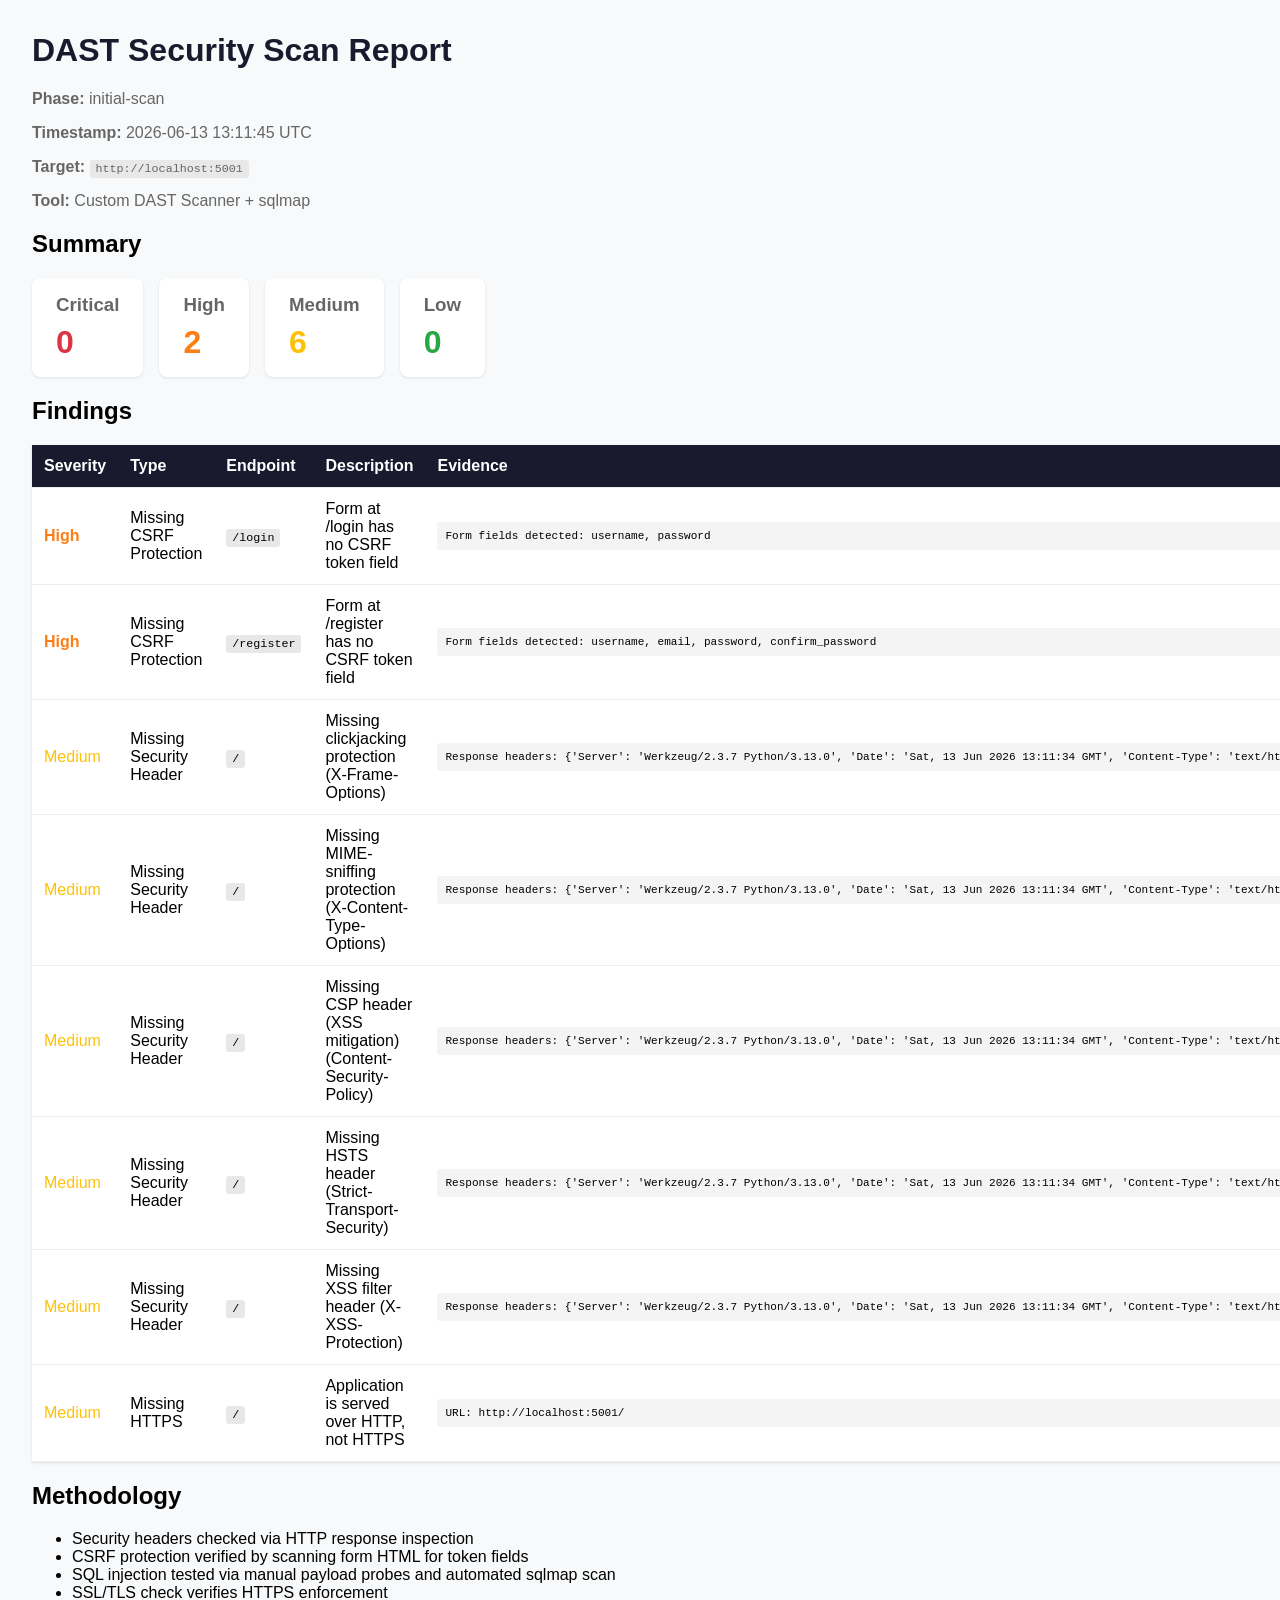
<file: docs/dast testing/dast-initial-scan.html>
<!DOCTYPE html>
<html lang="en">
<head>
    <meta charset="UTF-8">
    <title>DAST Scan Report — initial-scan</title>
    <style>
        body { font-family: -apple-system, BlinkMacSystemFont, 'Segoe UI', Roboto, sans-serif; margin: 2rem; background: #f8f9fa; }
        h1 { color: #1a1a2e; }
        .meta { color: #666; }
        table { border-collapse: collapse; width: 100%; background: white; box-shadow: 0 1px 3px rgba(0,0,0,0.1); }
        th, td { text-align: left; padding: 12px; border-bottom: 1px solid #eee; }
        th { background: #1a1a2e; color: white; }
        tr:hover { background: #f1f1f1; }
        code { background: #e8e8e8; padding: 2px 6px; border-radius: 3px; font-size: 0.9em; }
        pre { background: #f4f4f4; padding: 8px; border-radius: 3px; overflow-x: auto; font-size: 0.85em; }
        .sev-critical { color: #dc3545; font-weight: bold; }
        .sev-high { color: #fd7e14; font-weight: bold; }
        .sev-medium { color: #ffc107; }
        .sev-low { color: #28a745; }
        .summary { display: flex; gap: 1rem; margin: 1rem 0; }
        .summary-item { background: white; padding: 1rem 1.5rem; border-radius: 8px; box-shadow: 0 1px 3px rgba(0,0,0,0.1); }
        .summary-item h3 { margin: 0 0 0.5rem 0; color: #666; }
        .summary-item .num { font-size: 2rem; font-weight: bold; }
        .sev-critical .num { color: #dc3545; }
        .sev-high .num { color: #fd7e14; }
        .sev-medium .num { color: #ffc107; }
    </style>
</head>
<body>
    <h1>DAST Security Scan Report</h1>
    <p class="meta"><strong>Phase:</strong> initial-scan</p>
    <p class="meta"><strong>Timestamp:</strong> 2026-06-13 13:11:45 UTC</p>
    <p class="meta"><strong>Target:</strong> <code>http://localhost:5001</code></p>
    <p class="meta"><strong>Tool:</strong> Custom DAST Scanner + sqlmap</p>

    <h2>Summary</h2>
    <div class="summary">
        <div class="summary-item sev-critical">
            <h3>Critical</h3>
            <div class="num">0</div>
        </div>
        <div class="summary-item sev-high">
            <h3>High</h3>
            <div class="num">2</div>
        </div>
        <div class="summary-item sev-medium">
            <h3>Medium</h3>
            <div class="num">6</div>
        </div>
        <div class="summary-item sev-low">
            <h3>Low</h3>
            <div class="num">0</div>
        </div>
    </div>

    <h2>Findings</h2>
    <table>
        <thead>
            <tr><th>Severity</th><th>Type</th><th>Endpoint</th><th>Description</th><th>Evidence</th></tr>
        </thead>
        <tbody>
            
        <tr>
            <td><span class="sev-high">High</span></td>
            <td>Missing CSRF Protection</td>
            <td><code>/login</code></td>
            <td>Form at /login has no CSRF token field</td>
            <td><pre>Form fields detected: username, password</pre></td>
        </tr>
        <tr>
            <td><span class="sev-high">High</span></td>
            <td>Missing CSRF Protection</td>
            <td><code>/register</code></td>
            <td>Form at /register has no CSRF token field</td>
            <td><pre>Form fields detected: username, email, password, confirm_password</pre></td>
        </tr>
        <tr>
            <td><span class="sev-medium">Medium</span></td>
            <td>Missing Security Header</td>
            <td><code>/</code></td>
            <td>Missing clickjacking protection (X-Frame-Options)</td>
            <td><pre>Response headers: {&#x27;Server&#x27;: &#x27;Werkzeug/2.3.7 Python/3.13.0&#x27;, &#x27;Date&#x27;: &#x27;Sat, 13 Jun 2026 13:11:34 GMT&#x27;, &#x27;Content-Type&#x27;: &#x27;text/html; charset=utf-8&#x27;, &#x27;Content-Length&#x27;: &#x27;36043&#x27;, &#x27;Vary&#x27;: &#x27;Cookie&#x27;, &#x27;Connecti</pre></td>
        </tr>
        <tr>
            <td><span class="sev-medium">Medium</span></td>
            <td>Missing Security Header</td>
            <td><code>/</code></td>
            <td>Missing MIME-sniffing protection (X-Content-Type-Options)</td>
            <td><pre>Response headers: {&#x27;Server&#x27;: &#x27;Werkzeug/2.3.7 Python/3.13.0&#x27;, &#x27;Date&#x27;: &#x27;Sat, 13 Jun 2026 13:11:34 GMT&#x27;, &#x27;Content-Type&#x27;: &#x27;text/html; charset=utf-8&#x27;, &#x27;Content-Length&#x27;: &#x27;36043&#x27;, &#x27;Vary&#x27;: &#x27;Cookie&#x27;, &#x27;Connecti</pre></td>
        </tr>
        <tr>
            <td><span class="sev-medium">Medium</span></td>
            <td>Missing Security Header</td>
            <td><code>/</code></td>
            <td>Missing CSP header (XSS mitigation) (Content-Security-Policy)</td>
            <td><pre>Response headers: {&#x27;Server&#x27;: &#x27;Werkzeug/2.3.7 Python/3.13.0&#x27;, &#x27;Date&#x27;: &#x27;Sat, 13 Jun 2026 13:11:34 GMT&#x27;, &#x27;Content-Type&#x27;: &#x27;text/html; charset=utf-8&#x27;, &#x27;Content-Length&#x27;: &#x27;36043&#x27;, &#x27;Vary&#x27;: &#x27;Cookie&#x27;, &#x27;Connecti</pre></td>
        </tr>
        <tr>
            <td><span class="sev-medium">Medium</span></td>
            <td>Missing Security Header</td>
            <td><code>/</code></td>
            <td>Missing HSTS header (Strict-Transport-Security)</td>
            <td><pre>Response headers: {&#x27;Server&#x27;: &#x27;Werkzeug/2.3.7 Python/3.13.0&#x27;, &#x27;Date&#x27;: &#x27;Sat, 13 Jun 2026 13:11:34 GMT&#x27;, &#x27;Content-Type&#x27;: &#x27;text/html; charset=utf-8&#x27;, &#x27;Content-Length&#x27;: &#x27;36043&#x27;, &#x27;Vary&#x27;: &#x27;Cookie&#x27;, &#x27;Connecti</pre></td>
        </tr>
        <tr>
            <td><span class="sev-medium">Medium</span></td>
            <td>Missing Security Header</td>
            <td><code>/</code></td>
            <td>Missing XSS filter header (X-XSS-Protection)</td>
            <td><pre>Response headers: {&#x27;Server&#x27;: &#x27;Werkzeug/2.3.7 Python/3.13.0&#x27;, &#x27;Date&#x27;: &#x27;Sat, 13 Jun 2026 13:11:34 GMT&#x27;, &#x27;Content-Type&#x27;: &#x27;text/html; charset=utf-8&#x27;, &#x27;Content-Length&#x27;: &#x27;36043&#x27;, &#x27;Vary&#x27;: &#x27;Cookie&#x27;, &#x27;Connecti</pre></td>
        </tr>
        <tr>
            <td><span class="sev-medium">Medium</span></td>
            <td>Missing HTTPS</td>
            <td><code>/</code></td>
            <td>Application is served over HTTP, not HTTPS</td>
            <td><pre>URL: http://localhost:5001/</pre></td>
        </tr>
        </tbody>
    </table>

    <h2>Methodology</h2>
    <ul>
        <li>Security headers checked via HTTP response inspection</li>
        <li>CSRF protection verified by scanning form HTML for token fields</li>
        <li>SQL injection tested via manual payload probes and automated sqlmap scan</li>
        <li>SSL/TLS check verifies HTTPS enforcement</li>
    </ul>
</body>
</html>
</file>
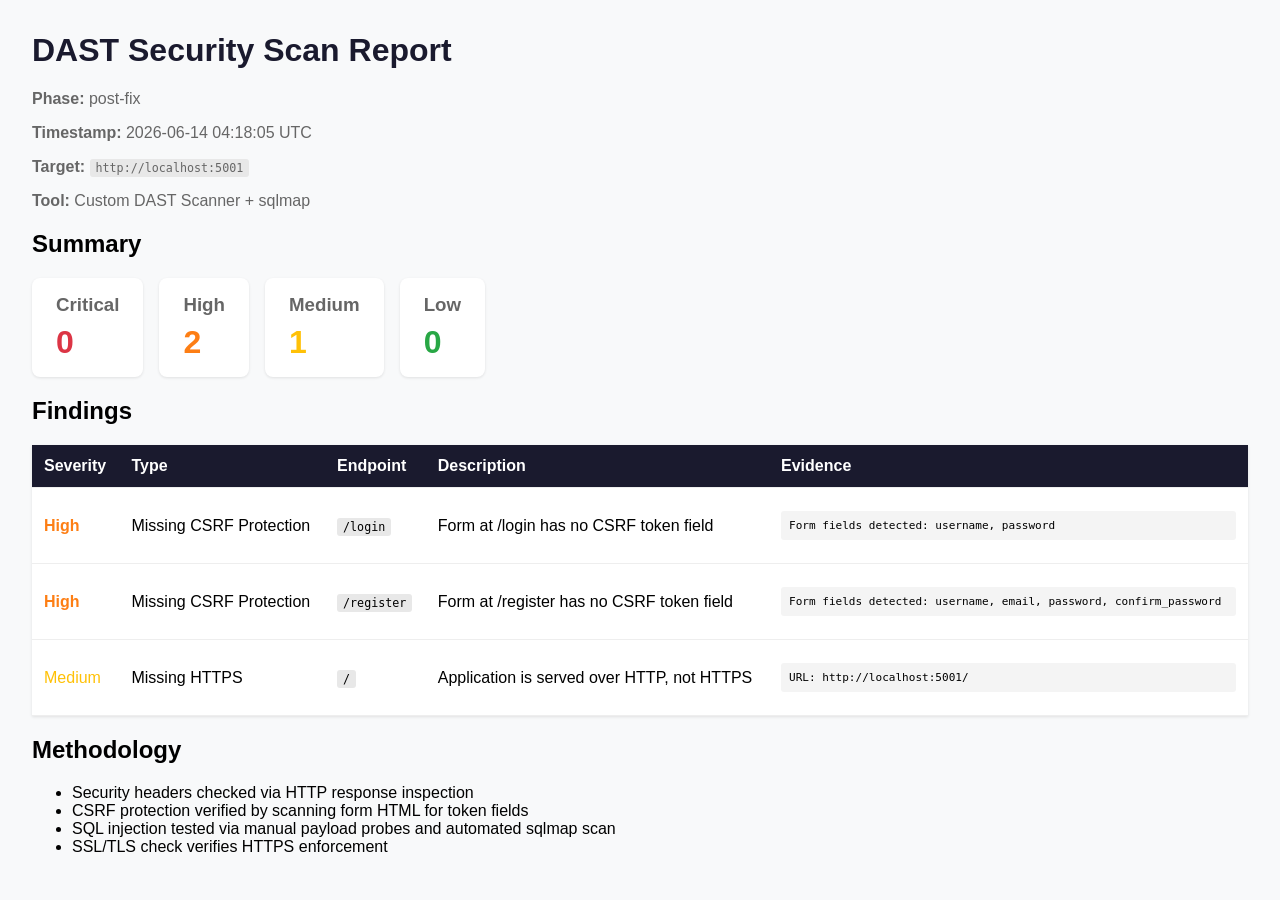
<file: docs/dast/dast-post-fix.html>
<!DOCTYPE html>
<html lang="en">
<head>
    <meta charset="UTF-8">
    <title>DAST Scan Report — post-fix</title>
    <style>
        body { font-family: -apple-system, BlinkMacSystemFont, 'Segoe UI', Roboto, sans-serif; margin: 2rem; background: #f8f9fa; }
        h1 { color: #1a1a2e; }
        .meta { color: #666; }
        table { border-collapse: collapse; width: 100%; background: white; box-shadow: 0 1px 3px rgba(0,0,0,0.1); }
        th, td { text-align: left; padding: 12px; border-bottom: 1px solid #eee; }
        th { background: #1a1a2e; color: white; }
        tr:hover { background: #f1f1f1; }
        code { background: #e8e8e8; padding: 2px 6px; border-radius: 3px; font-size: 0.9em; }
        pre { background: #f4f4f4; padding: 8px; border-radius: 3px; overflow-x: auto; font-size: 0.85em; }
        .sev-critical { color: #dc3545; font-weight: bold; }
        .sev-high { color: #fd7e14; font-weight: bold; }
        .sev-medium { color: #ffc107; }
        .sev-low { color: #28a745; }
        .summary { display: flex; gap: 1rem; margin: 1rem 0; }
        .summary-item { background: white; padding: 1rem 1.5rem; border-radius: 8px; box-shadow: 0 1px 3px rgba(0,0,0,0.1); }
        .summary-item h3 { margin: 0 0 0.5rem 0; color: #666; }
        .summary-item .num { font-size: 2rem; font-weight: bold; }
        .sev-critical .num { color: #dc3545; }
        .sev-high .num { color: #fd7e14; }
        .sev-medium .num { color: #ffc107; }
    </style>
</head>
<body>
    <h1>DAST Security Scan Report</h1>
    <p class="meta"><strong>Phase:</strong> post-fix</p>
    <p class="meta"><strong>Timestamp:</strong> 2026-06-14 04:18:05 UTC</p>
    <p class="meta"><strong>Target:</strong> <code>http://localhost:5001</code></p>
    <p class="meta"><strong>Tool:</strong> Custom DAST Scanner + sqlmap</p>

    <h2>Summary</h2>
    <div class="summary">
        <div class="summary-item sev-critical">
            <h3>Critical</h3>
            <div class="num">0</div>
        </div>
        <div class="summary-item sev-high">
            <h3>High</h3>
            <div class="num">2</div>
        </div>
        <div class="summary-item sev-medium">
            <h3>Medium</h3>
            <div class="num">1</div>
        </div>
        <div class="summary-item sev-low">
            <h3>Low</h3>
            <div class="num">0</div>
        </div>
    </div>

    <h2>Findings</h2>
    <table>
        <thead>
            <tr><th>Severity</th><th>Type</th><th>Endpoint</th><th>Description</th><th>Evidence</th></tr>
        </thead>
        <tbody>
            
        <tr>
            <td><span class="sev-high">High</span></td>
            <td>Missing CSRF Protection</td>
            <td><code>/login</code></td>
            <td>Form at /login has no CSRF token field</td>
            <td><pre>Form fields detected: username, password</pre></td>
        </tr>
        <tr>
            <td><span class="sev-high">High</span></td>
            <td>Missing CSRF Protection</td>
            <td><code>/register</code></td>
            <td>Form at /register has no CSRF token field</td>
            <td><pre>Form fields detected: username, email, password, confirm_password</pre></td>
        </tr>
        <tr>
            <td><span class="sev-medium">Medium</span></td>
            <td>Missing HTTPS</td>
            <td><code>/</code></td>
            <td>Application is served over HTTP, not HTTPS</td>
            <td><pre>URL: http://localhost:5001/</pre></td>
        </tr>
        </tbody>
    </table>

    <h2>Methodology</h2>
    <ul>
        <li>Security headers checked via HTTP response inspection</li>
        <li>CSRF protection verified by scanning form HTML for token fields</li>
        <li>SQL injection tested via manual payload probes and automated sqlmap scan</li>
        <li>SSL/TLS check verifies HTTPS enforcement</li>
    </ul>
</body>
</html>
</file>
